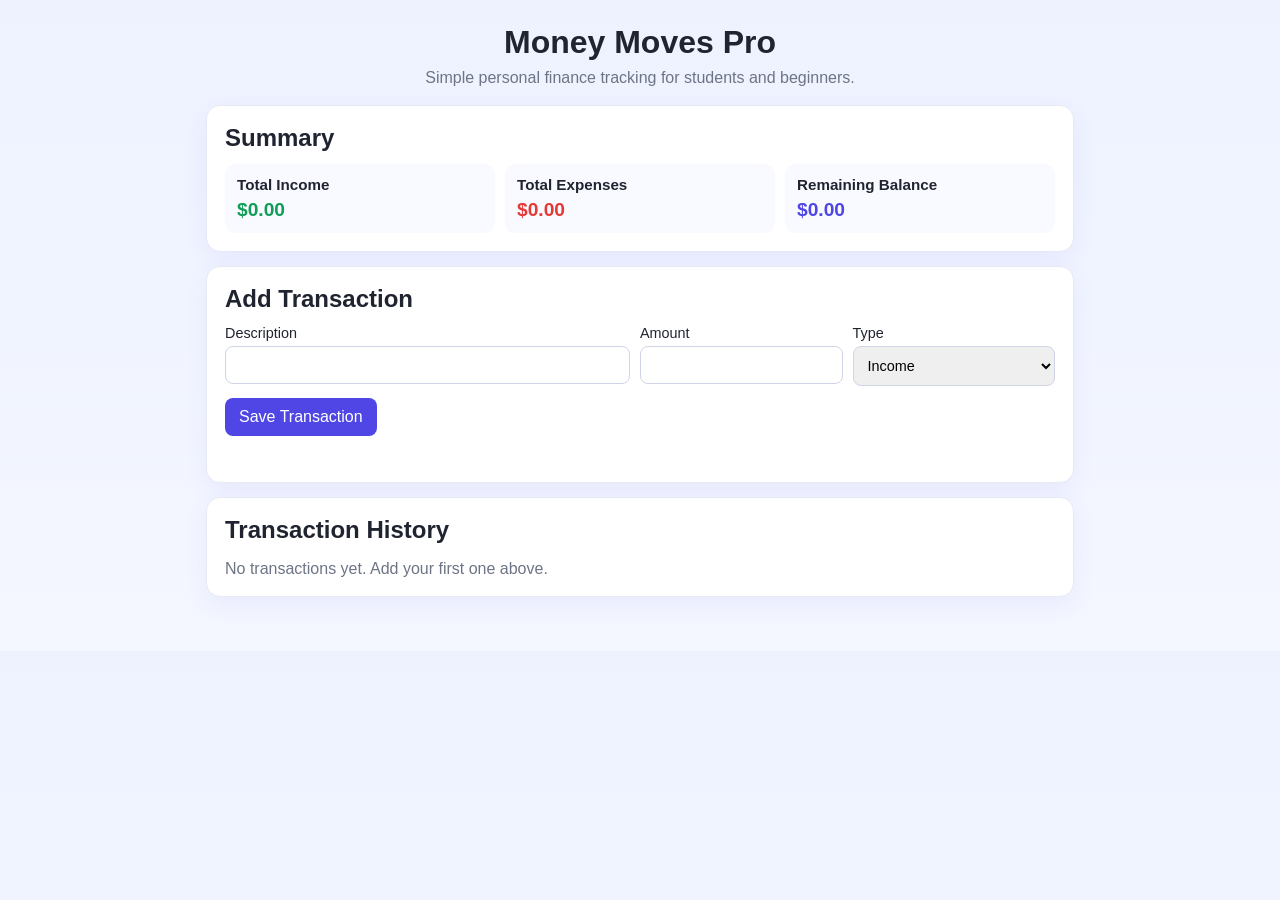
<file: index.html>
<!doctype html>
<html lang="en">
  <head>
    <meta charset="UTF-8" />
    <meta name="viewport" content="width=device-width, initial-scale=1.0" />
    <title>Money Moves Pro</title>
    <link rel="stylesheet" href="./styles.css" />
  </head>
  <body>
    <main class="app">
      <header class="app-header">
        <h1>Money Moves Pro</h1>
        <p>Simple personal finance tracking for students and beginners.</p>
      </header>

      <section class="card summary-card" aria-label="Financial summary">
        <h2>Summary</h2>
        <div class="summary-grid">
          <article class="summary-item income">
            <h3>Total Income</h3>
            <p id="total-income">$0.00</p>
          </article>
          <article class="summary-item expense">
            <h3>Total Expenses</h3>
            <p id="total-expenses">$0.00</p>
          </article>
          <article class="summary-item balance">
            <h3>Remaining Balance</h3>
            <p id="remaining-balance">$0.00</p>
          </article>
        </div>
      </section>

      <section class="card" aria-label="Add or edit transaction">
        <h2 id="form-title">Add Transaction</h2>
        <form id="transaction-form" novalidate>
          <input type="hidden" id="transaction-id" />
          <div class="field-grid">
            <label>
              Description
              <input id="description" name="description" type="text" maxlength="80" required />
            </label>
            <label>
              Amount
              <input id="amount" name="amount" type="number" min="0.01" step="0.01" required />
            </label>
            <label>
              Type
              <select id="type" name="type" required>
                <option value="income">Income</option>
                <option value="expense">Expense</option>
              </select>
            </label>
          </div>
          <div class="form-actions">
            <button type="submit" id="save-btn">Save Transaction</button>
            <button type="button" id="cancel-btn" class="secondary hidden">Cancel Edit</button>
          </div>
          <p id="form-message" role="status" aria-live="polite"></p>
        </form>
      </section>

      <section class="card" aria-label="Transaction history">
        <h2>Transaction History</h2>
        <ul id="transaction-list" class="transaction-list"></ul>
        <p id="empty-state" class="empty-state">No transactions yet. Add your first one above.</p>
      </section>
    </main>

    <script src="./script.js"></script>
  </body>
</html>
</file>
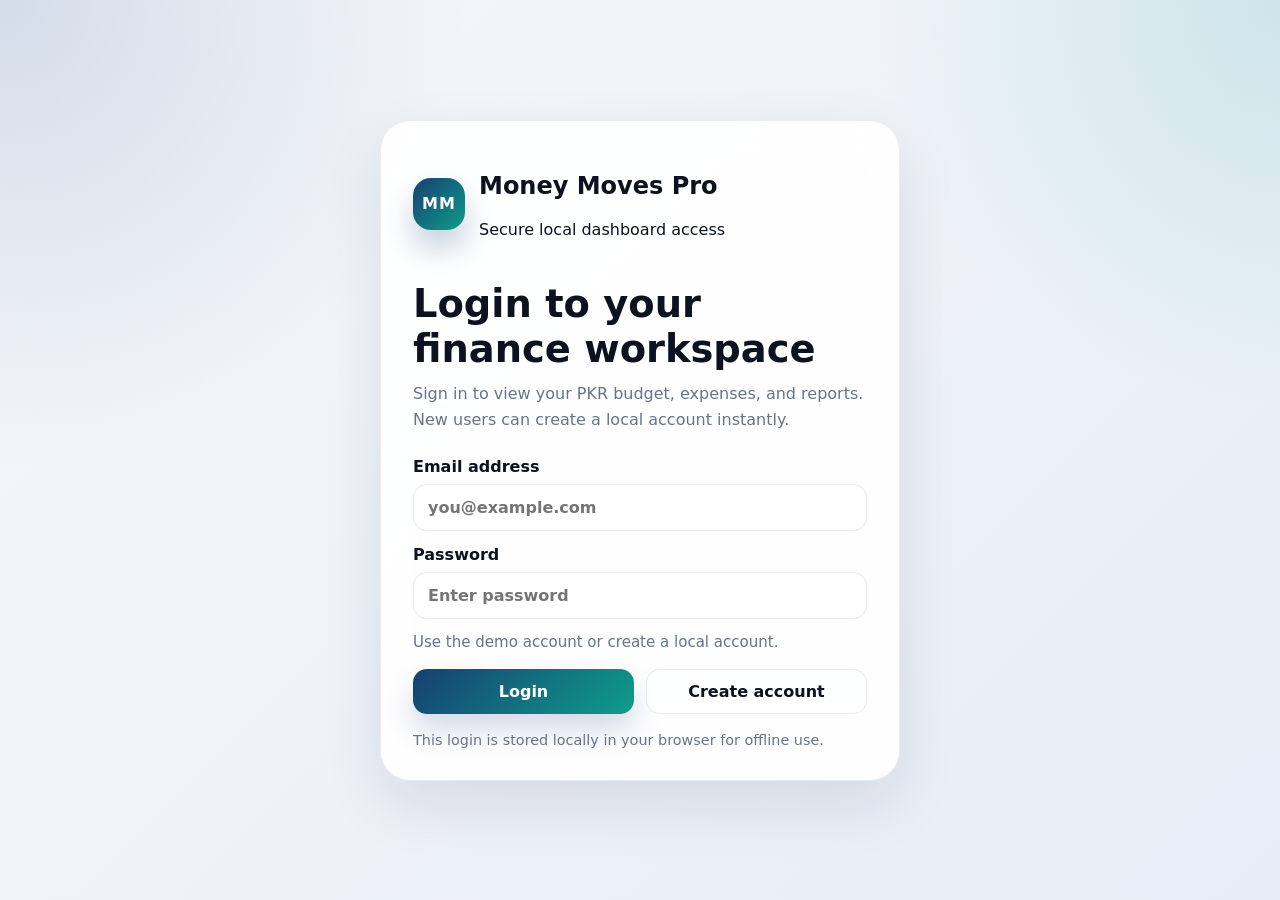
<file: MoneyMovesPro.html>
<!DOCTYPE html>
<html lang="en">
<head>
  <meta charset="UTF-8" />
  <meta name="viewport" content="width=device-width, initial-scale=1.0" />
  <title>Money Moves Pro</title>
  <style>
    :root {
      --bg: #f5f8fc;
      --bg-alt: #e6edf6;
      --panel: rgba(255, 255, 255, 0.92);
      --panel-solid: #ffffff;
      --text: #0b1220;
      --muted: #64748b;
      --border: rgba(15, 23, 42, 0.08);
      --primary: #163f72;
      --primary-2: #0f9d8a;
      --success: #15803d;
      --warning: #c47f00;
      --danger: #b42318;
      --shadow: 0 24px 60px rgba(15, 23, 42, 0.1);
      --radius: 24px;
    }

    [data-theme="dark"] {
      --bg: #07111d;
      --bg-alt: #0f1b2e;
      --panel: rgba(10, 18, 32, 0.88);
      --panel-solid: #0b1324;
      --text: #e7eefc;
      --muted: #98a7be;
      --border: rgba(148, 163, 184, 0.14);
      --primary: #7fb1ff;
      --primary-2: #3fd0c0;
      --shadow: 0 24px 60px rgba(0, 0, 0, 0.32);
    }

    * {
      box-sizing: border-box;
    }

    html {
      scroll-behavior: smooth;
    }

    body {
      margin: 0;
      font-family: "Inter", system-ui, sans-serif;
      color: var(--text);
      background: radial-gradient(circle at top left, rgba(22, 63, 114, 0.15), transparent 30%),
        radial-gradient(circle at top right, rgba(15, 157, 138, 0.14), transparent 26%),
        linear-gradient(135deg, var(--bg), var(--bg-alt));
      min-height: 100vh;
    }

    body::before {
      content: "";
      position: fixed;
      inset: 0;
      pointer-events: none;
      background-image: linear-gradient(rgba(255, 255, 255, 0.04) 1px, transparent 1px),
        linear-gradient(90deg, rgba(255, 255, 255, 0.04) 1px, transparent 1px);
      background-size: 56px 56px;
      mask-image: linear-gradient(to bottom, rgba(0, 0, 0, 0.3), transparent 80%);
    }

    button,
    input,
    select {
      font: inherit;
    }

    button {
      cursor: pointer;
    }

    body[data-authenticated="false"] .app-shell {
      display: none;
    }

    body[data-authenticated="true"] .auth-shell {
      display: none;
    }

    .auth-shell {
      min-height: 100vh;
      display: flex;
      align-items: center;
      justify-content: center;
      padding: 24px;
    }

    .auth-card {
      width: min(100%, 520px);
      padding: 32px;
      border-radius: 30px;
      background: var(--panel);
      border: 1px solid var(--border);
      box-shadow: var(--shadow);
      backdrop-filter: blur(18px);
    }

    .auth-brand {
      display: flex;
      align-items: center;
      gap: 14px;
      margin-bottom: 26px;
    }

    .auth-copy h2,
    .auth-copy p {
      margin: 0;
    }

    .auth-copy h2 {
      font-size: clamp(1.8rem, 3vw, 2.4rem);
      margin-bottom: 10px;
    }

    .auth-copy p {
      color: var(--muted);
      line-height: 1.6;
    }

    .auth-form {
      display: grid;
      gap: 14px;
      margin-top: 24px;
    }

    .auth-form label {
      display: grid;
      gap: 8px;
      font-weight: 600;
    }

    .auth-form input {
      width: 100%;
      border: 1px solid var(--border);
      border-radius: 14px;
      background: var(--panel-solid);
      color: var(--text);
      padding: 13px 14px;
      outline: none;
    }

    .auth-message {
      min-height: 22px;
      font-size: 0.94rem;
      color: var(--muted);
    }

    .auth-message.success {
      color: var(--success);
    }

    .auth-message.error {
      color: var(--danger);
    }

    .auth-actions {
      display: grid;
      grid-template-columns: repeat(2, minmax(0, 1fr));
      gap: 12px;
    }

    .auth-footnote {
      margin: 18px 0 0;
      color: var(--muted);
      font-size: 0.9rem;
    }

    .user-chip-wrap {
      display: flex;
    }

    body[data-authenticated="true"] .app-shell {
      display: grid;
    }

    .app-shell {
      display: grid;
      grid-template-columns: 280px minmax(0, 1fr);
      gap: 24px;
      max-width: 1600px;
      margin: 0 auto;
      padding: 24px;
    }

    .sidebar {
      position: sticky;
      top: 24px;
      align-self: start;
      display: flex;
      flex-direction: column;
      gap: 20px;
      padding: 24px;
      border-radius: var(--radius);
      background: var(--panel);
      border: 1px solid var(--border);
      box-shadow: var(--shadow);
      backdrop-filter: blur(18px);
    }

    .brand-block {
      display: flex;
      align-items: center;
      gap: 14px;
    }

    .brand-mark {
      display: grid;
      place-items: center;
      width: 52px;
      height: 52px;
      border-radius: 18px;
      color: white;
      font-weight: 800;
      letter-spacing: 0.06em;
      background: linear-gradient(135deg, var(--primary), var(--primary-2));
      box-shadow: 0 18px 30px rgba(22, 63, 114, 0.24);
    }

    .brand-block h1,
    .topbar h2,
    .panel-header h3 {
      margin: 0;
      line-height: 1.1;
    }

    .brand-block p,
    .subtitle,
    .sidebar-copy,
    .stat-meta,
    .section-label,
    .eyebrow,
    .chart-header,
    .metric-card span,
    .transaction-date,
    .transaction-category,
    .sidebar-card-label,
    .topbar-stats,
    .transaction-meta {
      color: var(--muted);
    }

    .brand-block p,
    .sidebar-copy,
    .subtitle,
    .stat-meta,
    .section-label,
    .eyebrow,
    .sidebar-card-label,
    .chart-header,
    .metric-card span {
      margin: 0;
      font-size: 0.92rem;
    }

    .sidebar-nav {
      display: grid;
      gap: 10px;
    }

    .nav-link,
    .ghost-btn,
    .danger-btn,
    .primary-btn,
    .remove-btn,
    .metric-card,
    .stat-card,
    .panel,
    .sidebar-card,
    .transaction-item {
      border: 1px solid var(--border);
    }

    .nav-link {
      text-align: left;
      padding: 14px 16px;
      border-radius: 16px;
      background: transparent;
      color: var(--text);
      font-weight: 600;
      transition: 0.2s ease;
    }

    .nav-link.active,
    .nav-link:hover {
      transform: translateX(4px);
      background: rgba(22, 63, 114, 0.08);
      border-color: rgba(22, 63, 114, 0.16);
    }

    .sidebar-card {
      padding: 18px;
      border-radius: 20px;
      background: rgba(255, 255, 255, 0.4);
    }

    .mini-chip.accent {
      color: var(--primary);
    }

    .status-badge {
      display: inline-flex;
      align-items: center;
      margin-top: 12px;
      padding: 8px 12px;
      border-radius: 999px;
      font-weight: 700;
      background: rgba(21, 128, 61, 0.12);
      color: var(--success);
    }

    .sidebar-actions {
      display: grid;
      gap: 10px;
    }

    .ghost-btn,
    .danger-btn,
    .primary-btn,
    .remove-btn {
      padding: 12px 14px;
      border-radius: 14px;
      font-weight: 600;
      transition: 0.2s ease;
    }

    .ghost-btn {
      background: rgba(255, 255, 255, 0.42);
      color: var(--text);
    }

    .ghost-btn:hover,
    .primary-btn:hover,
    .danger-btn:hover,
    .remove-btn:hover {
      transform: translateY(-1px);
    }

    .danger-btn {
      background: rgba(220, 38, 38, 0.08);
      color: var(--danger);
    }

    .main-content {
      display: grid;
      gap: 22px;
    }

    .topbar,
    .summary-grid,
    .content-grid,
    .transactions-panel {
      position: relative;
      z-index: 1;
    }

    .topbar {
      display: flex;
      justify-content: space-between;
      gap: 16px;
      align-items: end;
      padding: 6px 2px 0;
    }

    .eyebrow {
      text-transform: uppercase;
      letter-spacing: 0.18em;
      font-size: 0.76rem;
      margin-bottom: 10px;
    }

    .topbar h2 {
      font-size: clamp(2rem, 3vw, 3.2rem);
      max-width: 12ch;
    }

    .subtitle {
      max-width: 56ch;
      margin-top: 10px;
    }

    .topbar-stats {
      display: flex;
      flex-wrap: wrap;
      justify-content: flex-end;
      gap: 10px;
    }

    .mini-chip {
      padding: 10px 14px;
      border-radius: 999px;
      background: var(--panel);
      border: 1px solid var(--border);
      box-shadow: var(--shadow);
      font-weight: 600;
    }

    .summary-grid {
      display: grid;
      grid-template-columns: repeat(4, minmax(0, 1fr));
      gap: 18px;
    }

    .stat-card,
    .panel {
      background: var(--panel);
      border-radius: var(--radius);
      box-shadow: var(--shadow);
      backdrop-filter: blur(18px);
    }

    .summary-grid .stat-card {
      position: relative;
      overflow: hidden;
    }

    .summary-grid .stat-card::before {
      content: "";
      position: absolute;
      inset: 0 auto 0 0;
      width: 5px;
      background: linear-gradient(180deg, var(--primary), var(--primary-2));
    }

    .summary-grid .stat-card:nth-child(2)::before {
      background: linear-gradient(180deg, #0f9d8a, #53b6c5);
    }

    .summary-grid .stat-card:nth-child(3)::before {
      background: linear-gradient(180deg, #c47f00, #f0b24d);
    }

    .summary-grid .stat-card:nth-child(4)::before {
      background: linear-gradient(180deg, #15803d, #47b26e);
    }

    .stat-card {
      padding: 24px;
      min-height: 190px;
      display: flex;
      flex-direction: column;
      gap: 12px;
    }

    .primary-card {
      background: linear-gradient(145deg, rgba(37, 99, 235, 0.18), rgba(20, 184, 166, 0.16)), var(--panel);
    }

    .stat-label,
    .stat-value {
      font-weight: 700;
    }

    .stat-value {
      font-size: clamp(1.35rem, 2.3vw, 2.05rem);
      letter-spacing: -0.03em;
      line-height: 1.05;
      overflow-wrap: anywhere;
    }

    .budget-form {
      display: grid;
      grid-template-columns: minmax(0, 1fr) auto;
      gap: 10px;
      margin-top: auto;
    }

    .budget-form input,
    .expense-form input,
    .expense-form select,
    .filters input,
    .filters select {
      width: 100%;
      border: 1px solid var(--border);
      border-radius: 14px;
      background: var(--panel-solid);
      color: var(--text);
      padding: 12px 14px;
      outline: none;
    }

    .budget-form button,
    .primary-btn {
      border: 0;
      background: linear-gradient(135deg, var(--primary), var(--primary-2));
      color: #fff;
    }

    .progress-card {
      align-items: center;
      justify-content: center;
    }

    .progress-ring-wrap {
      display: grid;
      place-items: center;
      width: 100%;
    }

    .progress-ring {
      --pct: 0;
      width: 132px;
      height: 132px;
      border-radius: 50%;
      display: grid;
      place-items: center;
      font-size: 1.25rem;
      font-weight: 800;
      background: conic-gradient(var(--primary) calc(var(--pct) * 1%), rgba(148, 163, 184, 0.18) 0);
      position: relative;
    }

    .progress-ring::after {
      content: "";
      position: absolute;
      inset: 12px;
      border-radius: 50%;
      background: var(--panel-solid);
      border: 1px solid var(--border);
    }

    .progress-ring span {
      position: relative;
      z-index: 1;
    }

    .progress-caption {
      font-weight: 700;
      text-align: center;
    }

    .content-grid {
      display: grid;
      grid-template-columns: 1.05fr 0.95fr;
      gap: 18px;
    }

    .panel {
      padding: 24px;
    }

    .panel-header {
      display: flex;
      align-items: flex-start;
      justify-content: space-between;
      gap: 12px;
      margin-bottom: 18px;
    }

    .panel-header-row {
      flex-wrap: wrap;
    }

    .expense-form {
      display: grid;
      grid-template-columns: repeat(2, minmax(0, 1fr));
      gap: 14px;
    }

    .expense-form label {
      display: grid;
      gap: 8px;
      font-weight: 600;
    }

    .expense-form button {
      grid-column: 1 / -1;
      margin-top: 4px;
    }

    .analytics-cards {
      display: grid;
      grid-template-columns: repeat(2, minmax(0, 1fr));
      gap: 14px;
      margin-bottom: 18px;
    }

    .metric-card {
      padding: 18px;
      border-radius: 20px;
      background: linear-gradient(180deg, rgba(22, 63, 114, 0.05), rgba(15, 157, 138, 0.03));
      display: grid;
      gap: 6px;
    }

    .metric-card strong {
      font-size: 1rem;
      line-height: 1.2;
    }

    .chart-panel {
      padding: 18px;
      border-radius: 20px;
      background: linear-gradient(180deg, rgba(22, 63, 114, 0.03), rgba(15, 157, 138, 0.04));
      border: 1px solid var(--border);
    }

    .chart-header {
      display: flex;
      justify-content: space-between;
      gap: 10px;
      margin-bottom: 18px;
      font-weight: 600;
    }

    .chart-body {
      display: grid;
      grid-template-columns: 210px 1fr;
      gap: 18px;
      align-items: center;
    }

    .pie-chart {
      width: 210px;
      aspect-ratio: 1;
      border-radius: 50%;
      background: conic-gradient(var(--primary) 0 0);
      box-shadow: inset 0 0 0 14px rgba(255, 255, 255, 0.26);
    }

    .legend-list {
      display: grid;
      gap: 10px;
    }

    .legend-item {
      display: flex;
      align-items: center;
      justify-content: space-between;
      gap: 10px;
      padding: 10px 12px;
      border-radius: 14px;
      background: var(--panel-solid);
      border: 1px solid var(--border);
    }

    .legend-left {
      display: flex;
      align-items: center;
      gap: 10px;
      min-width: 0;
    }

    .legend-swatch {
      width: 12px;
      height: 12px;
      border-radius: 999px;
      flex: 0 0 auto;
    }

    .legend-name {
      font-weight: 600;
    }

    .legend-value {
      font-weight: 700;
      white-space: nowrap;
    }

    .transactions-panel {
      display: grid;
      gap: 18px;
    }

    .filters {
      display: grid;
      grid-template-columns: 1.2fr 0.9fr 0.8fr;
      gap: 12px;
      min-width: min(100%, 640px);
    }

    .transaction-list {
      display: grid;
      gap: 12px;
    }

    .transaction-item {
      display: grid;
      grid-template-columns: 56px minmax(0, 1fr) auto;
      gap: 14px;
      align-items: center;
      padding: 16px;
      border-radius: 20px;
      background: var(--panel-solid);
      animation: slideUp 0.28s ease both;
    }

    .transaction-item.highlight {
      border-color: rgba(196, 127, 0, 0.34);
      box-shadow: 0 14px 30px rgba(196, 127, 0, 0.1);
    }

    .transaction-item.empty {
      grid-template-columns: 1fr;
      text-align: center;
      padding: 42px 18px;
      color: var(--muted);
    }

    .transaction-icon {
      width: 56px;
      height: 56px;
      border-radius: 18px;
      display: grid;
      place-items: center;
      font-size: 1.4rem;
      background: rgba(22, 63, 114, 0.1);
    }

    .transaction-main {
      min-width: 0;
    }

    .transaction-topline,
    .transaction-meta {
      display: flex;
      justify-content: space-between;
      gap: 12px;
    }

    .transaction-name,
    .transaction-amount {
      font-weight: 700;
    }

    .transaction-amount {
      font-size: 0.95rem;
      white-space: nowrap;
    }

    .remove-btn {
      background: rgba(220, 38, 38, 0.08);
      color: var(--danger);
    }

    .form-panel,
    .analytics-panel,
    .transactions-panel {
      border-color: rgba(22, 63, 114, 0.08);
    }

    .primary-btn,
    .budget-form button {
      box-shadow: 0 16px 28px rgba(22, 63, 114, 0.18);
    }

    .primary-btn:hover,
    .budget-form button:hover {
      box-shadow: 0 18px 32px rgba(22, 63, 114, 0.24);
    }

    .safe-text {
      color: var(--success);
    }

    .warn-text {
      color: var(--warning);
    }

    .danger-text {
      color: var(--danger);
    }

    .fade-in {
      animation: slideUp 0.28s ease both;
    }

    @keyframes slideUp {
      from {
        opacity: 0;
        transform: translateY(10px);
      }
      to {
        opacity: 1;
        transform: translateY(0);
      }
    }

    @media (max-width: 1280px) {
      .app-shell,
      .content-grid,
      .summary-grid,
      .chart-body {
        grid-template-columns: 1fr;
      }

      .sidebar {
        position: static;
      }

      .topbar {
        align-items: flex-start;
        flex-direction: column;
      }

      .topbar-stats {
        justify-content: flex-start;
      }

      .filters {
        min-width: 0;
        width: 100%;
        grid-template-columns: 1fr;
      }

      .analytics-cards {
        grid-template-columns: 1fr;
      }
    }

    @media (max-width: 720px) {
      .app-shell {
        padding: 14px;
      }

      .sidebar,
      .panel,
      .stat-card {
        padding: 18px;
      }

      .expense-form,
      .budget-form,
      .transaction-item,
      .transaction-topline,
      .transaction-meta {
        grid-template-columns: 1fr;
      }

      .transaction-item {
        grid-template-columns: 1fr;
      }

      .transaction-topline,
      .transaction-meta {
        display: flex;
      }

      .chart-body {
        gap: 14px;
      }

      .pie-chart {
        width: min(100%, 210px);
        margin: 0 auto;
      }
    }
  </style>
</head>
<body data-authenticated="false">
  <section id="authShell" class="auth-shell">
    <div class="auth-card">
      <div class="auth-brand">
        <div class="brand-mark">MM</div>
        <div>
          <h1>Money Moves Pro</h1>
          <p>Secure local dashboard access</p>
        </div>
      </div>

      <div class="auth-copy">
        <h2>Login to your finance workspace</h2>
        <p>Sign in to view your PKR budget, expenses, and reports. New users can create a local account instantly.</p>
      </div>

      <form id="authForm" class="auth-form">
        <label>
          Email address
          <input id="authEmail" type="email" placeholder="you@example.com" required />
        </label>
        <label>
          Password
          <input id="authPassword" type="password" placeholder="Enter password" required />
        </label>

        <div id="authMessage" class="auth-message" aria-live="polite"></div>

        <div class="auth-actions">
          <button id="loginBtn" type="submit" class="primary-btn">Login</button>
          <button id="signupBtn" type="button" class="ghost-btn">Create account</button>
        </div>
      </form>

      <p class="auth-footnote">This login is stored locally in your browser for offline use.</p>
    </div>
  </section>

  <div id="appShell" class="app-shell">
    <aside class="sidebar">
      <div class="brand-block">
        <div class="brand-mark">MM</div>
        <div>
          <h1>Money Moves Pro</h1>
          <p>Fintech budget dashboard</p>
        </div>
      </div>

      <div class="user-chip-wrap">
        <div id="currentUserLabel" class="mini-chip accent">Not signed in</div>
      </div>

      <nav class="sidebar-nav" aria-label="Primary">
        <button class="nav-link active" data-scroll-target="dashboardSection">Dashboard</button>
        <button class="nav-link" data-scroll-target="expensesSection">Expenses</button>
        <button class="nav-link" data-scroll-target="reportsSection">Reports</button>
      </nav>

      <div class="sidebar-card">
        <div class="sidebar-card-label">Spending status</div>
        <div id="statusBadge" class="status-badge">Safe spending</div>
        <p id="statusSummary" class="sidebar-copy">Your current balance is healthy and within budget.</p>
      </div>

      <div class="sidebar-actions">
        <button id="themeToggle" class="ghost-btn">Toggle dark mode</button>
        <button id="resetMonthBtn" class="ghost-btn">Monthly reset</button>
        <button id="exportBtn" class="ghost-btn">Backup data</button>
        <button id="logoutBtn" class="ghost-btn">Logout</button>
        <button id="clearBtn" class="danger-btn">Clear data</button>
        <button id="switchAccountBtn" class="ghost-btn">Switch account</button>
      </div>
    </aside>

    <main class="main-content">
      <section class="topbar">
        <div>
          <p class="eyebrow">Advanced budget tracking</p>
          <h2>Keep every PKR under control</h2>
          <p class="subtitle">Track spending, compare against budget, and get instant financial insights.</p>
        </div>
        <div class="topbar-stats">
          <div class="mini-chip" id="monthChip">This month</div>
          <div class="mini-chip accent" id="budgetModeChip">Monthly budget</div>
        </div>
      </section>

      <section id="dashboardSection" class="summary-grid">
        <article class="stat-card primary-card">
          <div class="stat-label">Total budget (PKR)</div>
          <div class="stat-value" id="budgetValue">PKR 0</div>
          <div class="stat-meta" id="budgetMeta">Set your monthly budget to begin</div>
          <form id="budgetForm" class="budget-form">
            <input id="budgetInput" type="number" min="0" step="0.01" placeholder="Enter budget amount in PKR" />
            <button type="submit">Save</button>
          </form>
        </article>

        <article class="stat-card">
          <div class="stat-label">Total expenses (PKR)</div>
          <div class="stat-value" id="expenseValue">PKR 0</div>
          <div class="stat-meta" id="expenseMeta">Across all tracked transactions</div>
        </article>

        <article class="stat-card">
          <div class="stat-label">Remaining balance (PKR)</div>
          <div class="stat-value" id="remainingValue">PKR 0</div>
          <div class="stat-meta" id="usageMeta">0% of your budget used</div>
        </article>

        <article class="stat-card progress-card">
          <div class="stat-label">Budget usage</div>
          <div class="progress-ring-wrap">
            <div id="progressRing" class="progress-ring">
              <span id="usagePercent">0%</span>
            </div>
          </div>
          <div class="progress-caption" id="insightText">You are within budget</div>
        </article>
      </section>

      <section class="content-grid">
        <section id="expensesSection" class="panel form-panel">
          <div class="panel-header">
            <div>
              <p class="section-label">Add expense</p>
              <h3>Track a new transaction</h3>
            </div>
          </div>

          <form id="expenseForm" class="expense-form">
            <label>
              Expense name
              <input id="expenseName" type="text" placeholder="Lunch, ride, invoice..." required />
            </label>
            <label>
              Amount
              <input id="expenseAmount" type="number" min="0" step="0.01" placeholder="0.00" required />
            </label>
            <label>
              Category
              <select id="expenseCategory" required>
                <option value="Food">Food</option>
                <option value="Travel">Travel</option>
                <option value="Shopping">Shopping</option>
                <option value="Bills">Bills</option>
                <option value="Education">Education</option>
                <option value="Others">Others</option>
              </select>
            </label>
            <label>
              Date
              <input id="expenseDate" type="date" required />
            </label>
            <button type="submit" class="primary-btn">Add expense</button>
          </form>
        </section>

        <section id="reportsSection" class="panel analytics-panel">
          <div class="panel-header">
            <div>
              <p class="section-label">Reports</p>
              <h3>Analytics and spending intelligence</h3>
            </div>
          </div>

          <div class="analytics-cards">
            <article class="metric-card">
              <span>Most spending category</span>
              <strong id="topCategory">None yet</strong>
            </article>
            <article class="metric-card">
              <span>Category breakdown</span>
              <strong id="categoryCount">0 categories</strong>
            </article>
          </div>

          <div class="chart-panel">
            <div class="chart-header">
              <span>Category distribution</span>
              <span id="chartHint">No data available</span>
            </div>
            <div class="chart-body">
              <div id="pieChart" class="pie-chart" aria-label="Category distribution chart"></div>
              <div id="legendList" class="legend-list"></div>
            </div>
          </div>
        </section>
      </section>

      <section class="panel transactions-panel">
        <div class="panel-header panel-header-row">
          <div>
            <p class="section-label">Transactions</p>
            <h3>Search, filter, and review every expense</h3>
          </div>
          <div class="filters">
            <input id="searchInput" type="search" placeholder="Search expenses" />
            <select id="categoryFilter">
              <option value="All">All categories</option>
              <option value="Food">Food</option>
              <option value="Travel">Travel</option>
              <option value="Shopping">Shopping</option>
              <option value="Bills">Bills</option>
              <option value="Education">Education</option>
              <option value="Others">Others</option>
            </select>
            <input id="dateFilter" type="date" />
          </div>
        </div>

        <div id="transactionList" class="transaction-list"></div>
      </section>
    </main>
  </div>

  <template id="transactionTemplate">
    <article class="transaction-item">
      <div class="transaction-icon"></div>
      <div class="transaction-main">
        <div class="transaction-topline">
          <strong class="transaction-name"></strong>
          <span class="transaction-amount"></span>
        </div>
        <div class="transaction-meta">
          <span class="transaction-category"></span>
          <span class="transaction-date"></span>
        </div>
      </div>
      <button class="remove-btn" type="button">Remove</button>
    </article>
  </template>

  <script>
    const STORAGE_KEY_PREFIX = "moneyMovesProState:";
    const AUTH_USERS_KEY = "moneyMovesProUsers";
    const AUTH_SESSION_KEY = "moneyMovesProSession";

    const CATEGORY_META = {
      Food: { icon: "🍽️", color: "#f59e0b" },
      Travel: { icon: "✈️", color: "#06b6d4" },
      Shopping: { icon: "🛍️", color: "#ec4899" },
      Bills: { icon: "🧾", color: "#2563eb" },
      Education: { icon: "📚", color: "#8b5cf6" },
      Others: { icon: "✨", color: "#14b8a6" },
    };

    const state = {
      budget: 5000,
      expenses: [],
      theme: "light",
      budgetMode: "Monthly budget",
      currentUser: null,
    };

    const els = {};
    let lastAddedId = null;

    function getStateKey(email) {
      return `${STORAGE_KEY_PREFIX}${normalizeEmail(email)}`;
    }

    function normalizeEmail(value) {
      return String(value || "").trim().toLowerCase();
    }

    function loadUsers() {
      const raw = localStorage.getItem(AUTH_USERS_KEY);
      if (!raw) {
        return [
          {
            email: "demo@moneymoves.pro",
            password: "Money123!",
          },
        ];
      }

      try {
        const users = JSON.parse(raw);
        return Array.isArray(users) && users.length ? users : [];
      } catch {
        return [];
      }
    }

    function saveUsers(users) {
      localStorage.setItem(AUTH_USERS_KEY, JSON.stringify(users));
    }

    function loadSession() {
      return localStorage.getItem(AUTH_SESSION_KEY) || "";
    }

    function loadAccountState(email) {
      const raw = localStorage.getItem(getStateKey(email));

      if (!raw) {
        state.budget = 5000;
        state.expenses = [];
        state.theme = "light";
        state.budgetMode = "Monthly budget";
        return todayISO();
      }

      try {
        const saved = JSON.parse(raw);
        state.budget = Number(saved.budget ?? 5000);
        state.expenses = Array.isArray(saved.expenses) ? saved.expenses : [];
        state.theme = saved.theme === "dark" ? "dark" : "light";
        state.budgetMode = saved.budgetMode || "Monthly budget";
        return saved.lastDate || todayISO();
      } catch {
        state.budget = 5000;
        state.expenses = [];
        state.theme = "light";
        state.budgetMode = "Monthly budget";
        return todayISO();
      }
    }

    function saveAccountState() {
      if (!state.currentUser) return;

      localStorage.setItem(
        getStateKey(state.currentUser),
        JSON.stringify({
          budget: state.budget,
          expenses: state.expenses,
          theme: state.theme,
          budgetMode: state.budgetMode,
          lastDate: els.expenseDate?.value || todayISO(),
        })
      );
    }

    function setSession(email) {
      if (state.currentUser) {
        saveAccountState();
      }

      localStorage.setItem(AUTH_SESSION_KEY, email);
      state.currentUser = email;
      loadAccountState(email);
      updateAuthView();
    }

    function clearSession() {
      saveAccountState();
      localStorage.removeItem(AUTH_SESSION_KEY);
      state.currentUser = null;
      updateAuthView();
    }

    function setAuthMessage(message, tone = "info") {
      if (!els.authMessage) return;
      els.authMessage.textContent = message;
      els.authMessage.className = `auth-message ${tone}`;
    }

    function updateAuthView() {
      const signedIn = Boolean(state.currentUser);
      document.body.dataset.authenticated = signedIn ? "true" : "false";

      if (els.currentUserLabel) {
        els.currentUserLabel.textContent = signedIn ? "Account active" : "Not signed in";
      }

      if (!signedIn) {
        setAuthMessage("Use the demo account or create a local account.");
      }
    }

    function authenticate(email, password, shouldCreateAccount = false) {
      const normalizedEmail = normalizeEmail(email);
      const trimmedPassword = String(password || "").trim();

      if (!normalizedEmail || !trimmedPassword) {
        setAuthMessage("Enter both email and password.", "error");
        return;
      }

      const users = loadUsers();
      const existingUser = users.find((user) => normalizeEmail(user.email) === normalizedEmail);

      if (shouldCreateAccount) {
        if (existingUser) {
          setAuthMessage("An account with this email already exists.", "error");
          return;
        }

        users.push({ email: normalizedEmail, password: trimmedPassword });
        saveUsers(users);
        setSession(normalizedEmail);
        setAuthMessage("Account created. You are now signed in.", "success");
        return;
      }

      if (!existingUser || existingUser.password !== trimmedPassword) {
        setAuthMessage("Invalid email or password.", "error");
        return;
      }

      setSession(normalizedEmail);
      setAuthMessage("Welcome back.", "success");
    }

    function formatCurrency(value) {
      return `PKR ${new Intl.NumberFormat("en-PK", {
        maximumFractionDigits: 2,
      }).format(Number(value || 0))}`;
    }

    function formatDate(dateString) {
      if (!dateString) return "No date";
      const date = new Date(`${dateString}T00:00:00`);
      return new Intl.DateTimeFormat(undefined, {
        year: "numeric",
        month: "short",
        day: "numeric",
      }).format(date);
    }

    function todayISO() {
      return new Date().toISOString().split("T")[0];
    }

    function loadState() {
      if (state.currentUser) {
        return loadAccountState(state.currentUser);
      }

      state.budget = 5000;
      state.expenses = [];
      state.theme = "light";
      state.budgetMode = "Monthly budget";
      return todayISO();
    }

    function saveState() {
      saveAccountState();
    }

    function getFilteredExpenses() {
      const query = els.searchInput.value.trim().toLowerCase();
      const category = els.categoryFilter.value;
      const dateFilter = els.dateFilter.value;

      return state.expenses.filter((expense) => {
        const matchesQuery =
          !query ||
          expense.name.toLowerCase().includes(query) ||
          expense.category.toLowerCase().includes(query);

        const matchesCategory = category === "All" || expense.category === category;
        const matchesDate = !dateFilter || expense.date === dateFilter;

        return matchesQuery && matchesCategory && matchesDate;
      });
    }

    function getCategoryTotals(expenses) {
      return expenses.reduce((accumulator, expense) => {
        accumulator[expense.category] = (accumulator[expense.category] || 0) + Number(expense.amount || 0);
        return accumulator;
      }, {});
    }

    function getMetrics() {
      const totalExpenses = state.expenses.reduce((sum, expense) => sum + Number(expense.amount || 0), 0);
      const remaining = state.budget - totalExpenses;
      const usage = state.budget > 0 ? Math.min((totalExpenses / state.budget) * 100, 999) : 0;
      const categoryTotals = getCategoryTotals(state.expenses);
      const topCategory = Object.entries(categoryTotals).sort((a, b) => b[1] - a[1])[0] || ["None yet", 0];

      return {
        totalExpenses,
        remaining,
        usage,
        categoryTotals,
        topCategory,
      };
    }

    function updateTheme() {
      document.body.dataset.theme = state.theme;
      els.themeToggle.textContent = state.theme === "dark" ? "Light mode" : "Dark mode";
    }

    function updateStatus(metrics) {
      const overBudget = metrics.remaining < 0;
      const usageRounded = Math.round(metrics.usage);

      if (state.budget <= 0) {
        els.statusBadge.textContent = "Set a budget";
        els.statusBadge.className = "status-badge warn-text";
        els.statusSummary.textContent = "Enter your budget to unlock live tracking and insights.";
        els.insightText.textContent = "No budget set yet";
        return;
      }

      if (overBudget) {
        els.statusBadge.textContent = "Overspending";
        els.statusBadge.className = "status-badge danger-text";
        els.statusSummary.textContent = `You are over budget by ${formatCurrency(Math.abs(metrics.remaining))}.`;
        els.insightText.textContent = "You are overspending";
        return;
      }

      if (usageRounded >= 80) {
        els.statusBadge.textContent = "Watch spending";
        els.statusBadge.className = "status-badge warn-text";
        els.statusSummary.textContent = `You have used ${usageRounded}% of your budget.`;
        els.insightText.textContent = "Spending is getting close to the limit";
        return;
      }

      els.statusBadge.textContent = "Safe spending";
      els.statusBadge.className = "status-badge safe-text";
      els.statusSummary.textContent = `You have ${formatCurrency(metrics.remaining)} remaining in your budget.`;
      els.insightText.textContent = "You are within budget";
    }

    function renderSummary(metrics) {
      els.budgetValue.textContent = formatCurrency(state.budget);
      els.expenseValue.textContent = formatCurrency(metrics.totalExpenses);
      els.remainingValue.textContent = formatCurrency(metrics.remaining);
      els.usagePercent.textContent = `${Math.round(metrics.usage)}%`;
      els.usageMeta.textContent = `${Math.round(metrics.usage)}% of your budget used`;
      els.budgetMeta.textContent = state.budget > 0 ? `Budget mode: ${state.budgetMode}` : "Set your monthly budget to begin";
      els.budgetModeChip.textContent = state.budgetMode;

      const ringPct = state.budget > 0 ? Math.min(metrics.usage, 100) : 0;
      els.progressRing.style.setProperty("--pct", `${ringPct}`);
      els.progressRing.style.background = `conic-gradient(${metrics.remaining < 0 ? "#dc2626" : "var(--primary)"} ${ringPct}%, rgba(148, 163, 184, 0.18) 0)`;

      updateStatus(metrics);
    }

    function getCategoryIcon(category) {
      return CATEGORY_META[category]?.icon || "💸";
    }

    function renderTransactions() {
      const filtered = getFilteredExpenses();
      els.transactionList.innerHTML = "";

      if (!filtered.length) {
        const empty = document.createElement("article");
        empty.className = "transaction-item empty";
        empty.textContent = "No transactions match your search and filters.";
        els.transactionList.appendChild(empty);
        return;
      }

      filtered
        .slice()
        .sort((a, b) => new Date(b.date) - new Date(a.date))
        .forEach((expense) => {
          const template = document.getElementById("transactionTemplate");
          const node = template.content.firstElementChild.cloneNode(true);
          node.dataset.id = expense.id;

          const icon = node.querySelector(".transaction-icon");
          const name = node.querySelector(".transaction-name");
          const amount = node.querySelector(".transaction-amount");
          const category = node.querySelector(".transaction-category");
          const date = node.querySelector(".transaction-date");
          const removeBtn = node.querySelector(".remove-btn");

          icon.textContent = getCategoryIcon(expense.category);
          icon.style.background = `${CATEGORY_META[expense.category]?.color || "#2563eb"}20`;
          name.textContent = expense.name;
          amount.textContent = formatCurrency(expense.amount);
          category.textContent = expense.category;
          date.textContent = formatDate(expense.date);
          removeBtn.addEventListener("click", () => removeExpense(expense.id));

          if (expense.id === lastAddedId) {
            node.classList.add("fade-in");
          }

          if (expense.amount > state.budget * 0.1 && state.budget > 0) {
            node.classList.add("highlight");
          }

          els.transactionList.appendChild(node);
        });
    }

    function renderCharts(metrics) {
      const entries = Object.entries(metrics.categoryTotals).sort((a, b) => b[1] - a[1]);
      els.categoryCount.textContent = `${entries.length} categories`;
      els.topCategory.textContent = entries.length ? `${entries[0][0]} (${formatCurrency(entries[0][1])})` : "None yet";

      if (!entries.length) {
        els.chartHint.textContent = "No data available";
        els.pieChart.style.background = "conic-gradient(var(--primary) 0 0)";
        els.legendList.innerHTML = `<div class="legend-item"><span>No expenses recorded yet.</span><span>${formatCurrency(0)}</span></div>`;
        return;
      }

      const total = entries.reduce((sum, [, amount]) => sum + amount, 0);
      const palette = ["#2563eb", "#14b8a6", "#f59e0b", "#ec4899", "#8b5cf6", "#06b6d4"];
      let cursor = 0;
      const segments = entries.map(([category, amount], index) => {
        const percent = (amount / total) * 100;
        const start = cursor;
        cursor += percent;
        return `${palette[index % palette.length]} ${start}% ${cursor}%`;
      });

      els.pieChart.style.background = `conic-gradient(${segments.join(", ")})`;
      els.chartHint.textContent = `${entries.length} active categories`;
      els.legendList.innerHTML = entries
        .map(([category, amount], index) => {
          const percent = ((amount / total) * 100).toFixed(1);
          return `
            <div class="legend-item">
              <div class="legend-left">
                <span class="legend-swatch" style="background:${palette[index % palette.length]}"></span>
                <span class="legend-name">${category}</span>
              </div>
              <span class="legend-value">${formatCurrency(amount)} (${percent}%)</span>
            </div>
          `;
        })
        .join("");
    }

    function renderApp() {
      const metrics = getMetrics();
      renderSummary(metrics);
      renderTransactions();
      renderCharts(metrics);
      saveAccountState();
    }

    function addExpense(event) {
      event.preventDefault();

      const name = els.expenseName.value.trim();
      const amount = Number(els.expenseAmount.value);
      const category = els.expenseCategory.value;
      const date = els.expenseDate.value || todayISO();

      if (!name || !amount || amount <= 0) return;

      const expense = {
        id: crypto.randomUUID(),
        name,
        amount,
        category,
        date,
      };

      state.expenses.push(expense);
      lastAddedId = expense.id;
      els.expenseForm.reset();
      els.expenseDate.value = todayISO();
      renderApp();
    }

    function removeExpense(id) {
      state.expenses = state.expenses.filter((expense) => expense.id !== id);
      renderApp();
    }

    function updateBudget(event) {
      event.preventDefault();
      const nextBudget = Number(els.budgetInput.value);
      if (Number.isNaN(nextBudget) || nextBudget < 0) return;
      state.budget = nextBudget;
      state.budgetMode = nextBudget > 0 ? "Monthly budget" : "Custom budget";
      renderApp();
      els.budgetInput.value = "";
    }

    function exportData() {
      const data = {
        budget: state.budget,
        expenses: state.expenses,
        theme: state.theme,
        budgetMode: state.budgetMode,
        exportedAt: new Date().toISOString(),
      };
      const blob = new Blob([JSON.stringify(data, null, 2)], { type: "application/json" });
      const link = document.createElement("a");
      link.href = URL.createObjectURL(blob);
      link.download = "money-moves-pro-backup.json";
      link.click();
      URL.revokeObjectURL(link.href);
    }

    function clearData() {
      if (!confirm("Clear all budgets and expenses from this device?")) return;
      if (state.currentUser) {
        localStorage.removeItem(getStateKey(state.currentUser));
      }
      state.budget = 0;
      state.expenses = [];
      state.theme = "light";
      state.budgetMode = "Monthly budget";
      els.expenseDate.value = todayISO();
      els.searchInput.value = "";
      els.categoryFilter.value = "All";
      els.dateFilter.value = "";
      renderApp();
    }

    function resetMonth() {
      if (!confirm("Reset this month's expenses while keeping your budget?")) return;
      state.expenses = [];
      renderApp();
    }

    function bindEvents() {
      els.expenseForm.addEventListener("submit", addExpense);
      els.budgetForm.addEventListener("submit", updateBudget);
      els.exportBtn.addEventListener("click", exportData);
      els.clearBtn.addEventListener("click", clearData);
      els.resetMonthBtn.addEventListener("click", resetMonth);
      els.themeToggle.addEventListener("click", () => {
        state.theme = state.theme === "dark" ? "light" : "dark";
        updateTheme();
        saveState();
      });

      [els.searchInput, els.categoryFilter, els.dateFilter].forEach((control) => {
        control.addEventListener("input", renderApp);
        control.addEventListener("change", renderApp);
      });

      document.querySelectorAll(".nav-link").forEach((button) => {
        button.addEventListener("click", () => {
          document.querySelectorAll(".nav-link").forEach((item) => item.classList.remove("active"));
          button.classList.add("active");
          const target = document.getElementById(button.dataset.scrollTarget);
          target?.scrollIntoView({ behavior: "smooth", block: "start" });
        });
      });
    }

    function init() {
      els.authShell = document.getElementById("authShell");
      els.authForm = document.getElementById("authForm");
      els.authEmail = document.getElementById("authEmail");
      els.authPassword = document.getElementById("authPassword");
      els.authMessage = document.getElementById("authMessage");
      els.loginBtn = document.getElementById("loginBtn");
      els.signupBtn = document.getElementById("signupBtn");
      els.themeToggle = document.getElementById("themeToggle");
      els.resetMonthBtn = document.getElementById("resetMonthBtn");
      els.exportBtn = document.getElementById("exportBtn");
      els.logoutBtn = document.getElementById("logoutBtn");
      els.clearBtn = document.getElementById("clearBtn");
      els.switchAccountBtn = document.getElementById("switchAccountBtn");
      els.currentUserLabel = document.getElementById("currentUserLabel");
      els.statusBadge = document.getElementById("statusBadge");
      els.statusSummary = document.getElementById("statusSummary");
      els.insightText = document.getElementById("insightText");
      els.budgetValue = document.getElementById("budgetValue");
      els.expenseValue = document.getElementById("expenseValue");
      els.remainingValue = document.getElementById("remainingValue");
      els.usagePercent = document.getElementById("usagePercent");
      els.usageMeta = document.getElementById("usageMeta");
      els.budgetMeta = document.getElementById("budgetMeta");
      els.budgetModeChip = document.getElementById("budgetModeChip");
      els.progressRing = document.getElementById("progressRing");
      els.budgetForm = document.getElementById("budgetForm");
      els.budgetInput = document.getElementById("budgetInput");
      els.expenseForm = document.getElementById("expenseForm");
      els.expenseName = document.getElementById("expenseName");
      els.expenseAmount = document.getElementById("expenseAmount");
      els.expenseCategory = document.getElementById("expenseCategory");
      els.expenseDate = document.getElementById("expenseDate");
      els.searchInput = document.getElementById("searchInput");
      els.categoryFilter = document.getElementById("categoryFilter");
      els.dateFilter = document.getElementById("dateFilter");
      els.transactionList = document.getElementById("transactionList");
      els.pieChart = document.getElementById("pieChart");
      els.legendList = document.getElementById("legendList");
      els.topCategory = document.getElementById("topCategory");
      els.categoryCount = document.getElementById("categoryCount");
      els.chartHint = document.getElementById("chartHint");
      els.monthChip = document.getElementById("monthChip");

      state.currentUser = loadSession() || null;
      const firstDate = loadState();
      updateTheme();
      els.expenseDate.value = firstDate;
      els.monthChip.textContent = new Intl.DateTimeFormat(undefined, { month: "long", year: "numeric" }).format(new Date());
      els.budgetInput.value = state.budget || "";
      updateAuthView();
      bindEvents();
      els.authForm?.addEventListener("submit", (event) => {
        event.preventDefault();
        authenticate(els.authEmail.value, els.authPassword.value, false);
        if (state.currentUser) {
          renderApp();
        }
      });
      els.signupBtn?.addEventListener("click", () => {
        authenticate(els.authEmail.value, els.authPassword.value, true);
        if (state.currentUser) {
          renderApp();
        }
      });
      els.logoutBtn?.addEventListener("click", () => {
        clearSession();
        els.authPassword.value = "";
        els.authMessage.textContent = "You have been logged out.";
        document.body.dataset.authenticated = "false";
      });
      els.switchAccountBtn?.addEventListener("click", () => {
        clearSession();
        els.authEmail.focus();
        els.authMessage.textContent = "Enter another account to sign in.";
        document.body.dataset.authenticated = "false";
      });
      renderApp();
    }

    document.addEventListener("DOMContentLoaded", init);
  </script>
</body>
</html>
</file>
<file: styles.css>
:root {
  --bg: #f4f7ff;
  --card: #ffffff;
  --text: #1f2430;
  --muted: #6d7485;
  --primary: #4f46e5;
  --primary-hover: #4338ca;
  --income: #0f9d58;
  --expense: #e53935;
  --border: #e7eaf3;
}

* {
  box-sizing: border-box;
}

body {
  margin: 0;
  font-family: Inter, -apple-system, BlinkMacSystemFont, "Segoe UI", Roboto, sans-serif;
  background: linear-gradient(180deg, #eef2ff 0%, var(--bg) 100%);
  color: var(--text);
}

.app {
  max-width: 900px;
  margin: 0 auto;
  padding: 24px 16px 40px;
}

.app-header {
  text-align: center;
  margin-bottom: 18px;
}

.app-header h1 {
  margin: 0;
}

.app-header p {
  margin: 8px 0 0;
  color: var(--muted);
}

.card {
  background: var(--card);
  border: 1px solid var(--border);
  border-radius: 14px;
  padding: 18px;
  margin-bottom: 14px;
  box-shadow: 0 8px 24px rgba(79, 70, 229, 0.07);
}

.card h2 {
  margin: 0 0 12px;
}

.summary-grid {
  display: grid;
  grid-template-columns: repeat(3, minmax(0, 1fr));
  gap: 10px;
}

.summary-item {
  border-radius: 10px;
  padding: 12px;
  background: #f9faff;
}

.summary-item h3 {
  margin: 0 0 6px;
  font-size: 0.95rem;
}

.summary-item p {
  margin: 0;
  font-size: 1.2rem;
  font-weight: 700;
}

.summary-item.income p {
  color: var(--income);
}

.summary-item.expense p {
  color: var(--expense);
}

.summary-item.balance p {
  color: var(--primary);
}

.field-grid {
  display: grid;
  grid-template-columns: 2fr 1fr 1fr;
  gap: 10px;
}

label {
  display: flex;
  flex-direction: column;
  font-size: 0.9rem;
  gap: 5px;
}

input,
select,
button {
  font: inherit;
}

input,
select {
  width: 100%;
  padding: 10px;
  border-radius: 8px;
  border: 1px solid #cfd5e6;
}

.form-actions {
  margin-top: 12px;
  display: flex;
  gap: 10px;
}

button {
  border: 0;
  border-radius: 8px;
  padding: 10px 14px;
  cursor: pointer;
}

#save-btn {
  background: var(--primary);
  color: #fff;
}

#save-btn:hover {
  background: var(--primary-hover);
}

.secondary {
  background: #e9edf9;
  color: #2e3342;
}

.hidden {
  display: none;
}

#form-message {
  min-height: 18px;
  margin: 10px 0 0;
  color: var(--muted);
  font-size: 0.9rem;
}

.transaction-list {
  list-style: none;
  margin: 0;
  padding: 0;
  display: flex;
  flex-direction: column;
  gap: 8px;
}

.transaction-item {
  display: grid;
  grid-template-columns: 1fr auto auto;
  align-items: center;
  gap: 10px;
  border: 1px solid var(--border);
  padding: 10px;
  border-radius: 10px;
  background: #fff;
}

.transaction-item .meta {
  display: flex;
  flex-direction: column;
  gap: 2px;
}

.transaction-item .meta small {
  color: var(--muted);
}

.amount {
  font-weight: 700;
}

.amount.income {
  color: var(--income);
}

.amount.expense {
  color: var(--expense);
}

.actions {
  display: flex;
  gap: 6px;
}

.actions button {
  padding: 7px 10px;
  font-size: 0.85rem;
}

.empty-state {
  margin: 4px 0 0;
  color: var(--muted);
}

@media (max-width: 700px) {
  .summary-grid,
  .field-grid {
    grid-template-columns: 1fr;
  }

  .transaction-item {
    grid-template-columns: 1fr;
    gap: 8px;
  }

  .actions {
    justify-content: flex-start;
  }
}
</file>
